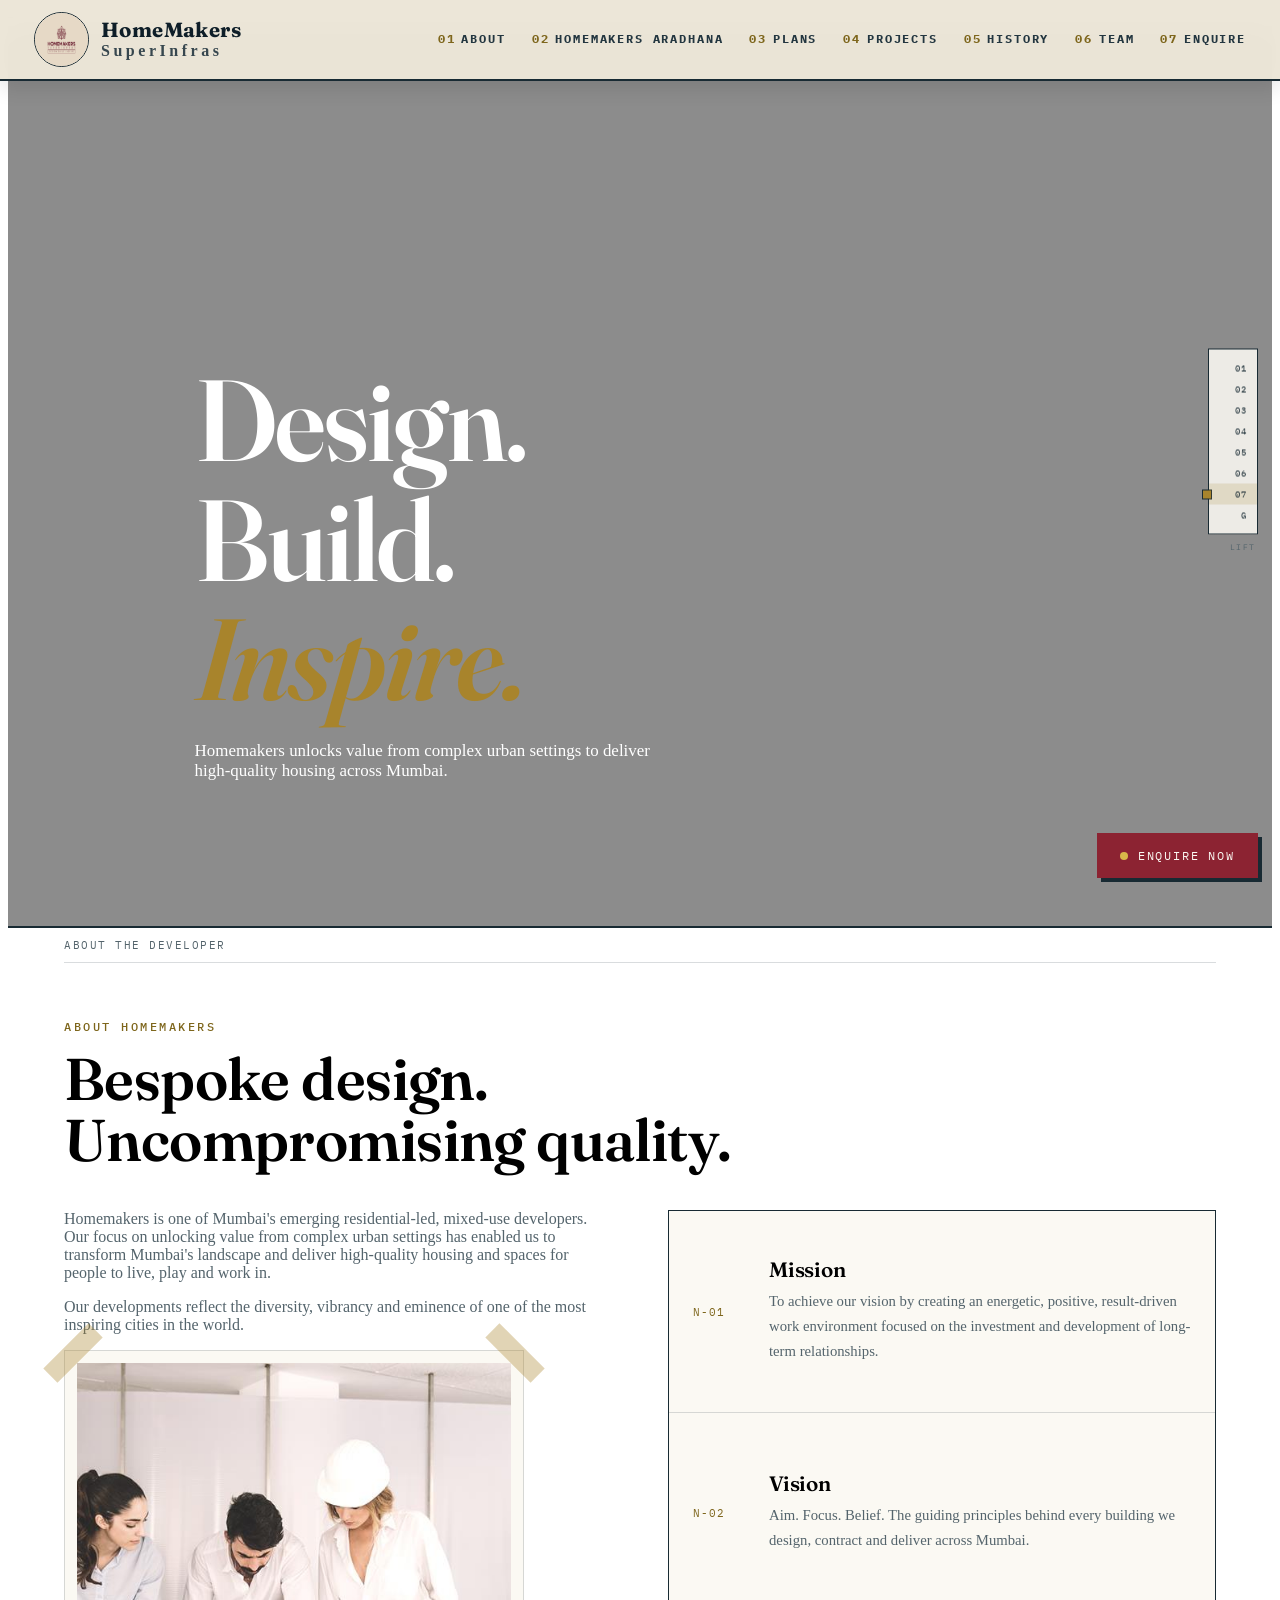
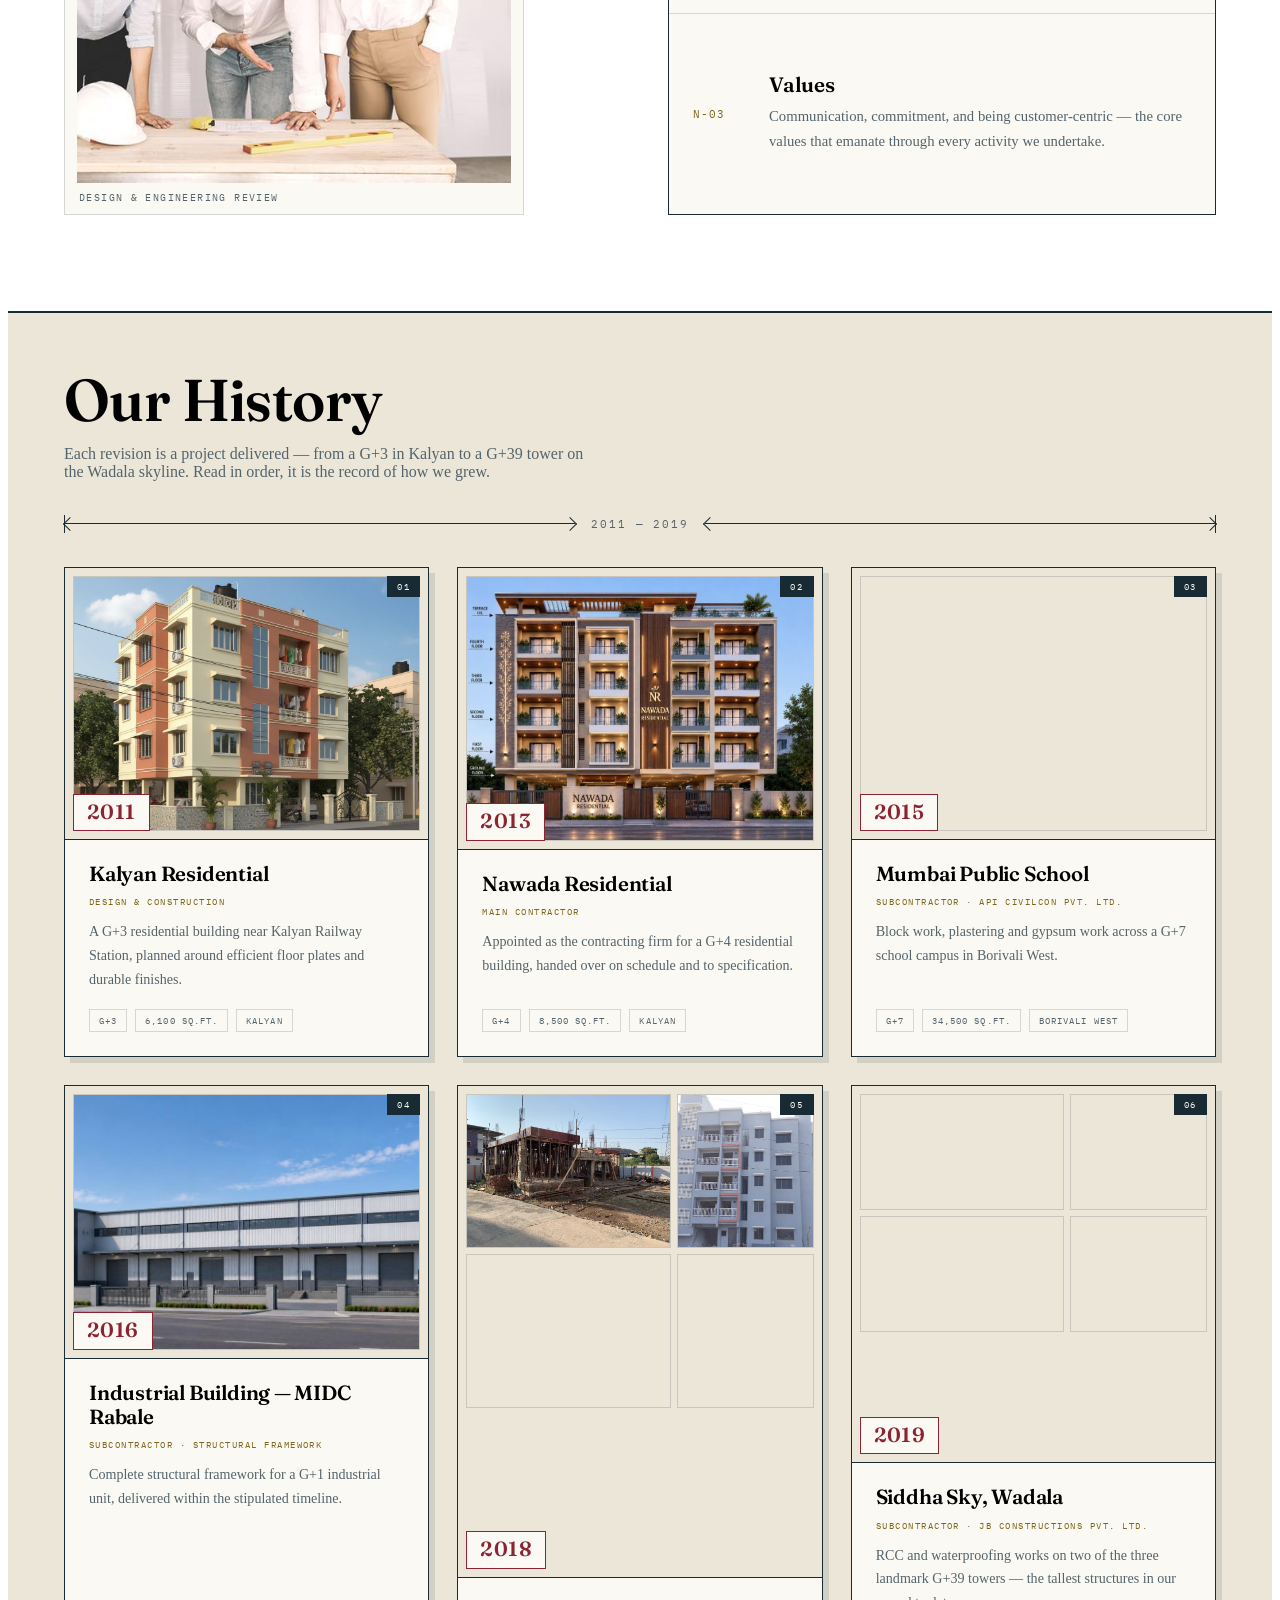
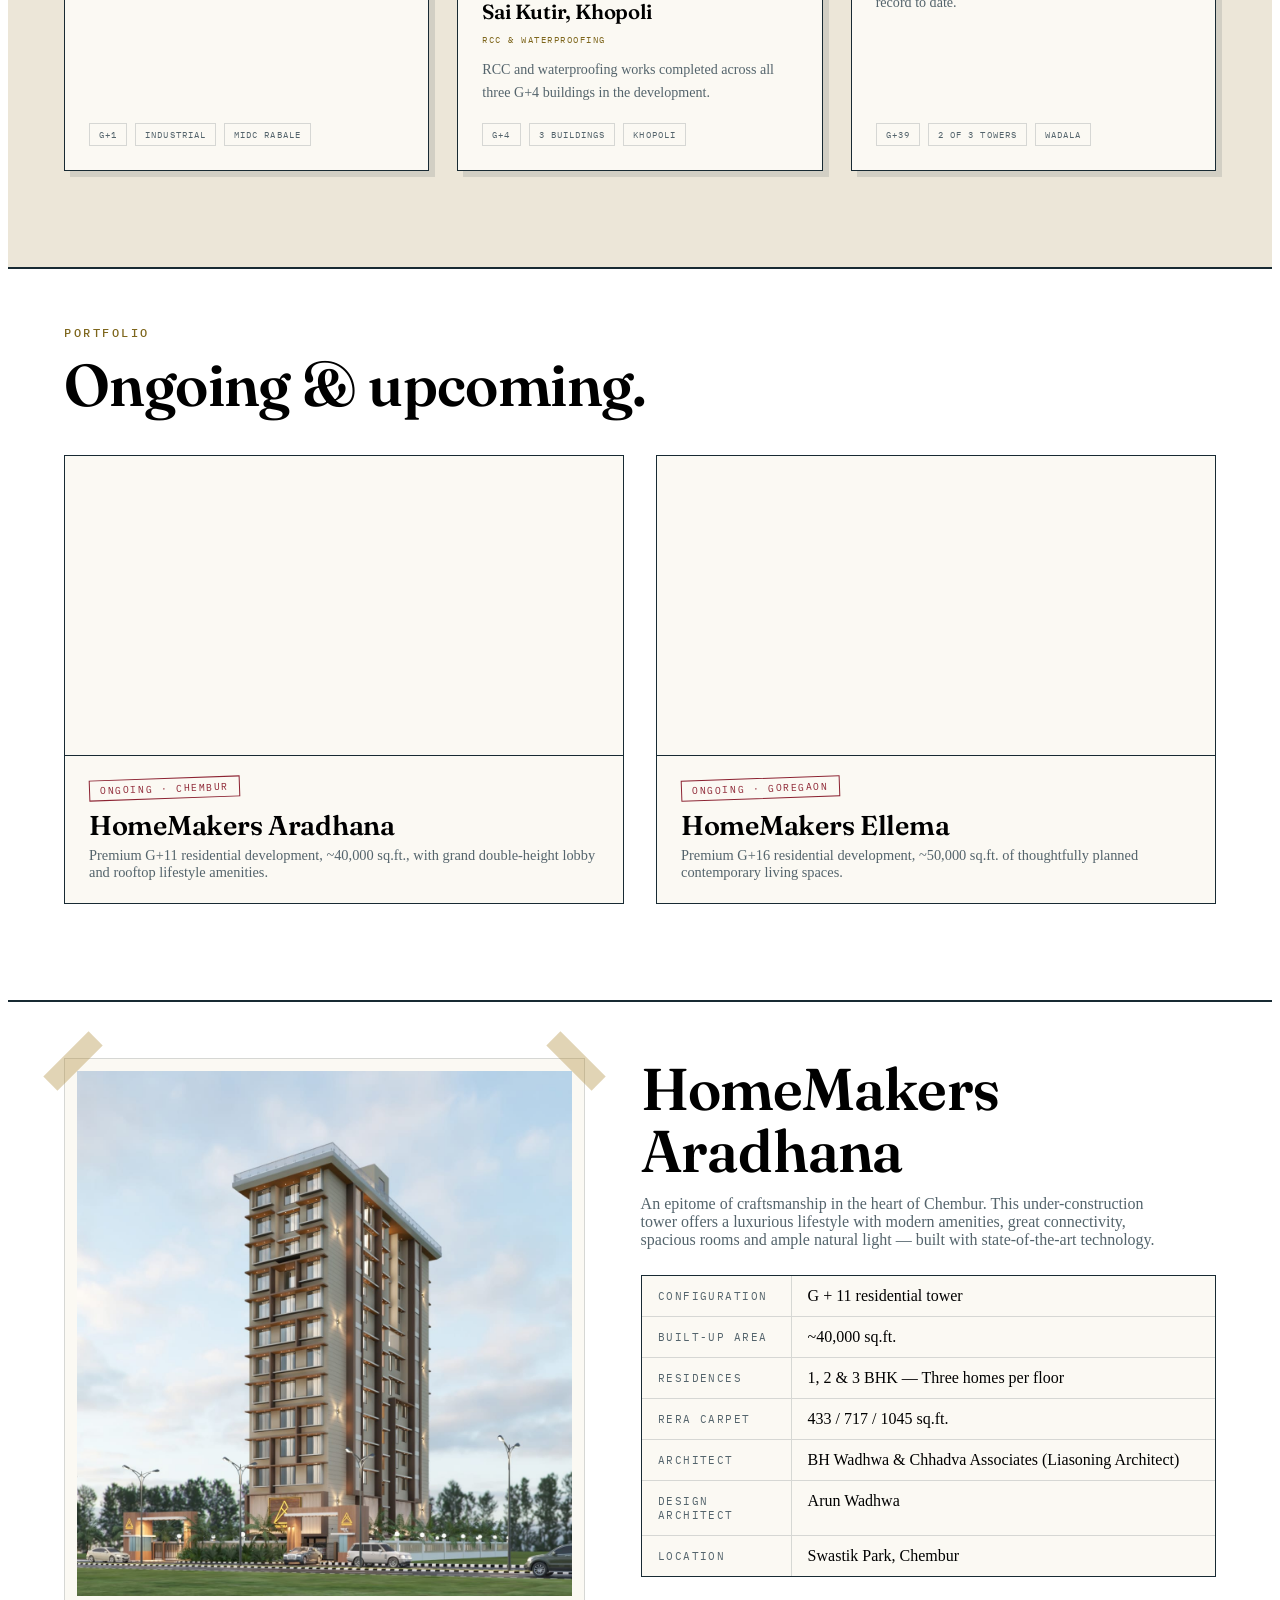
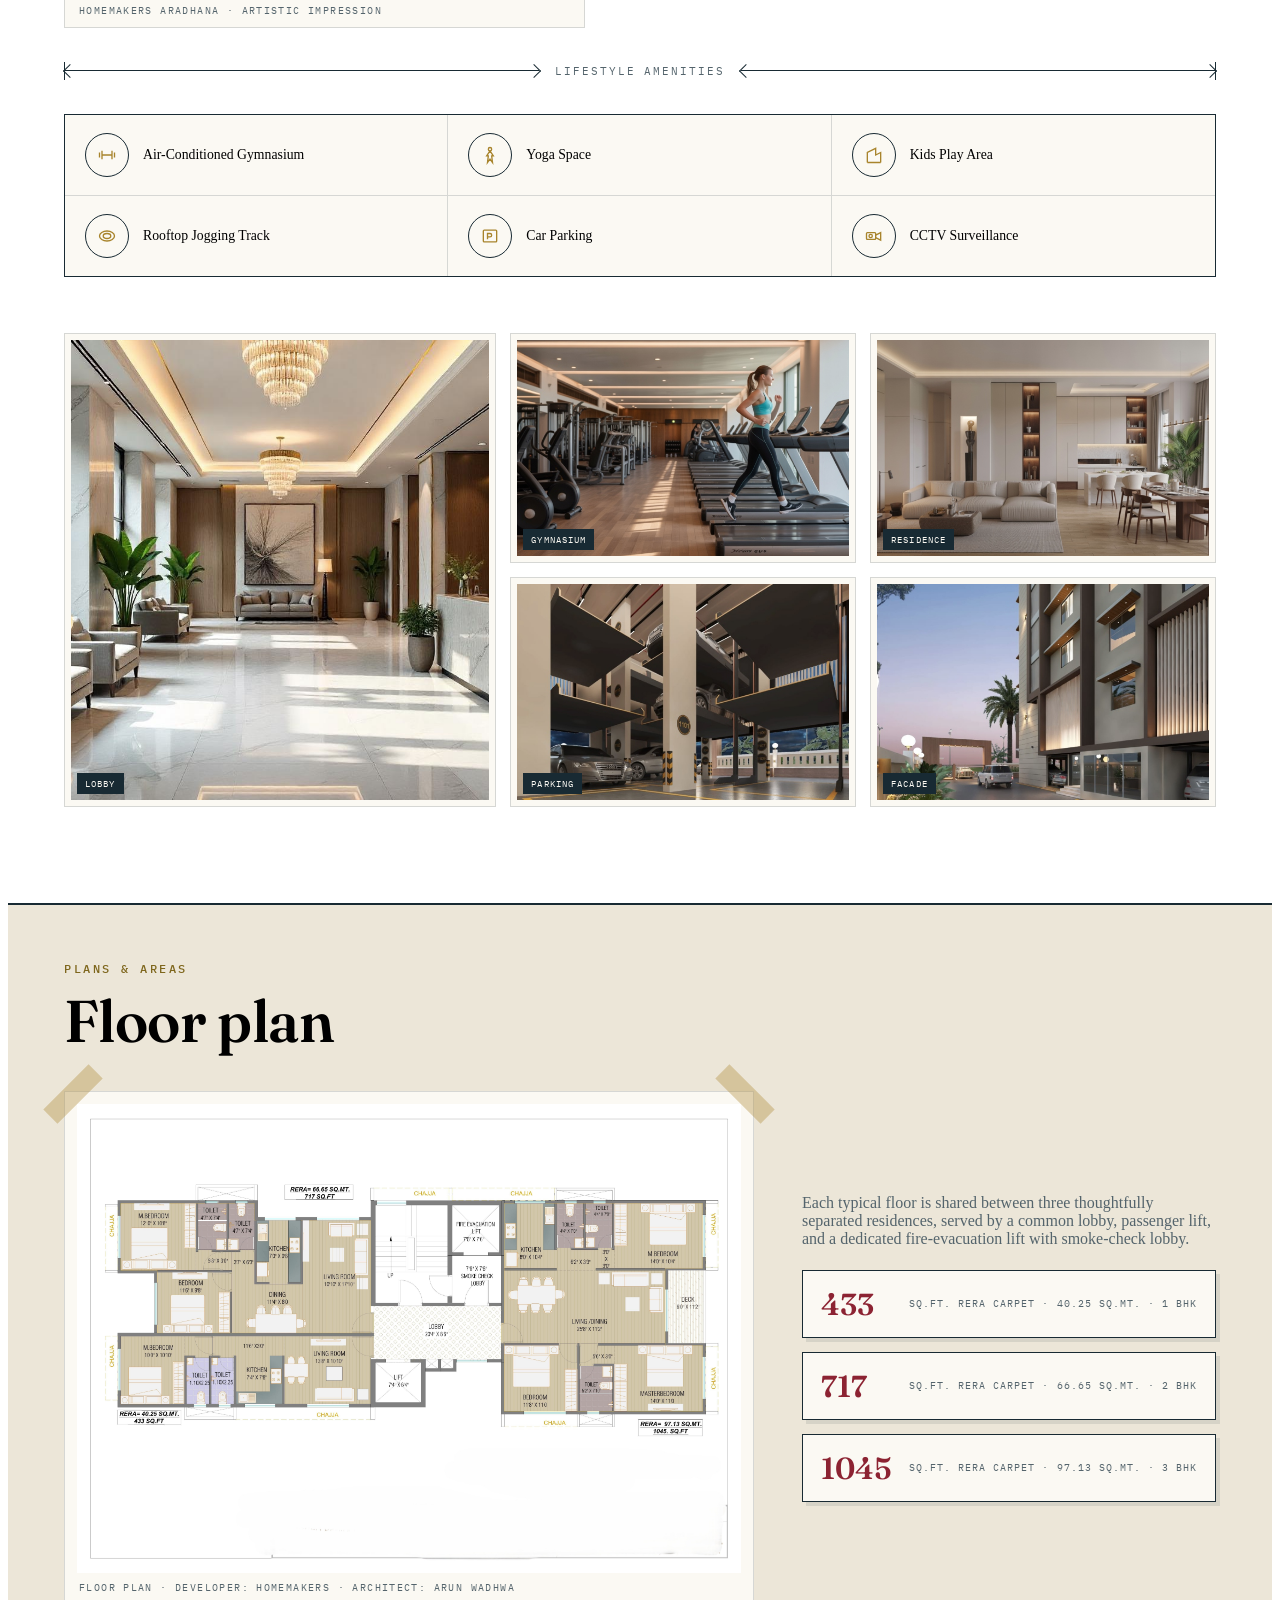
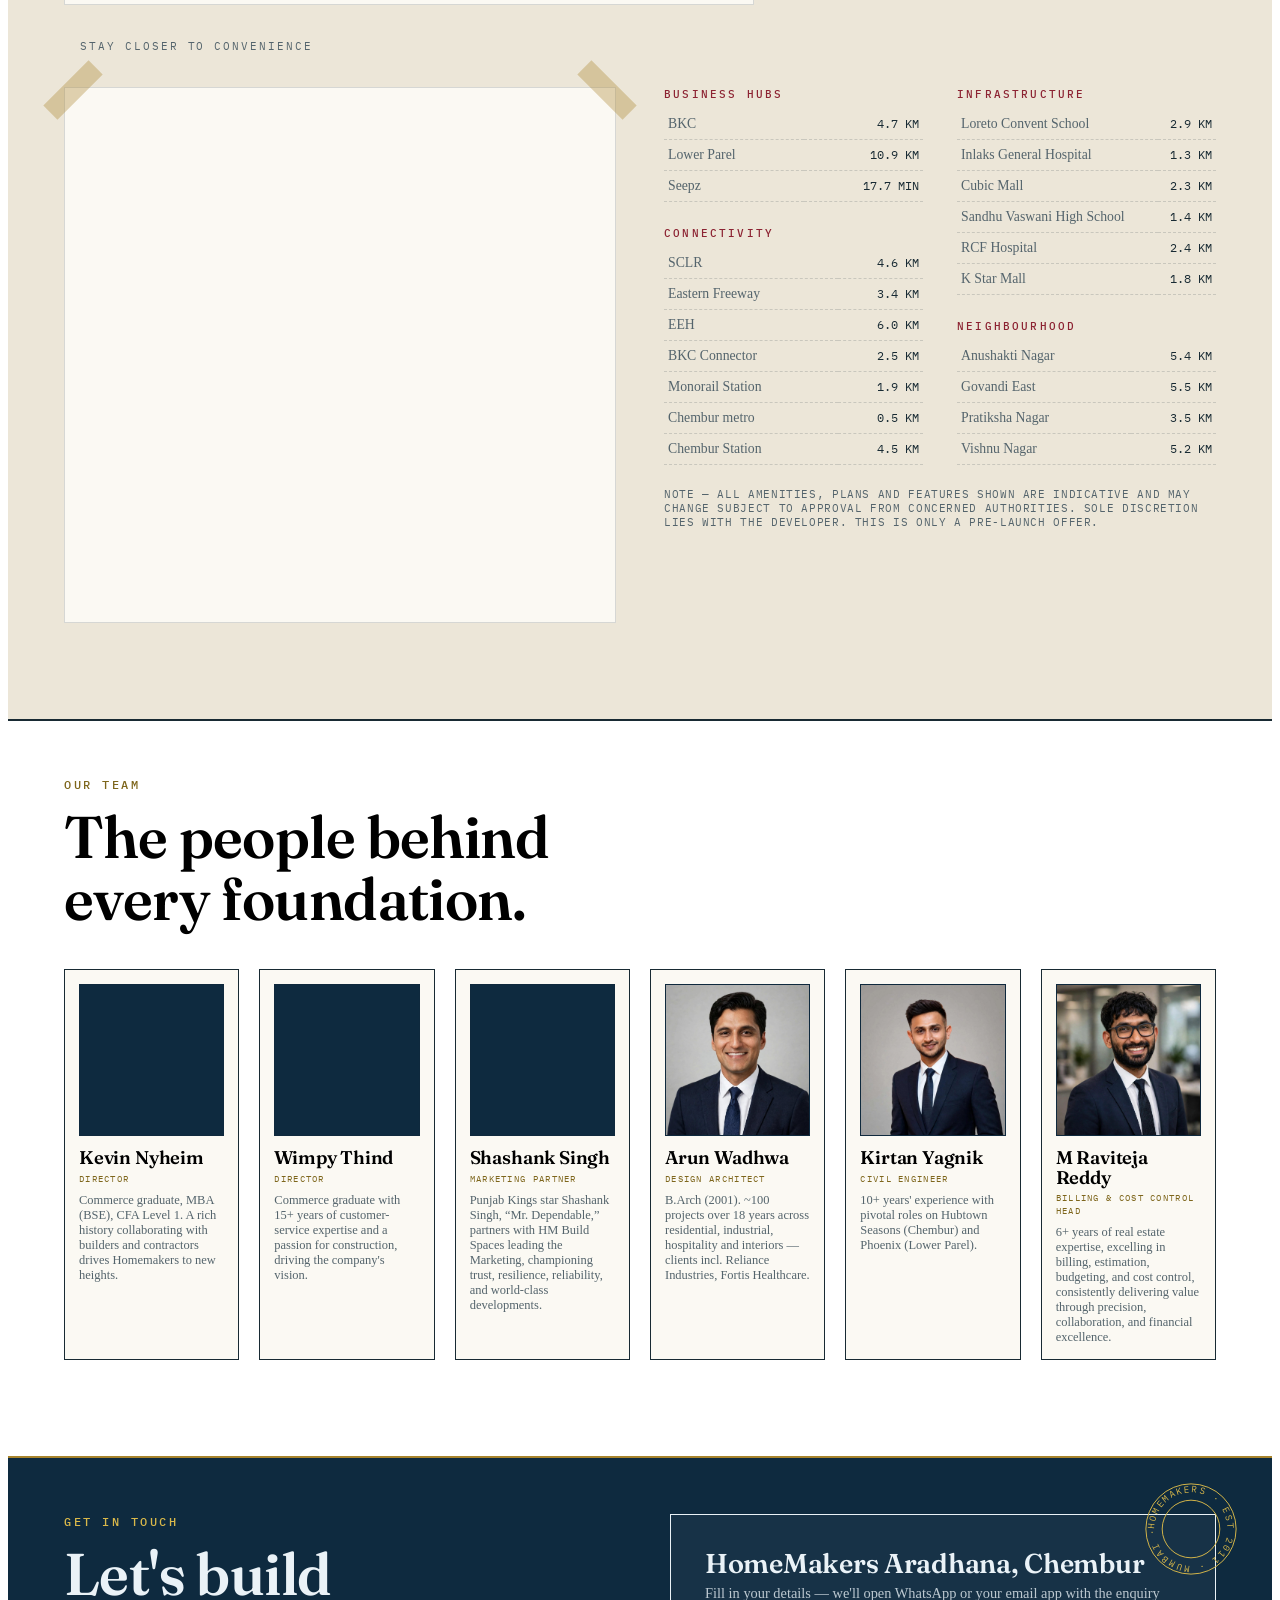
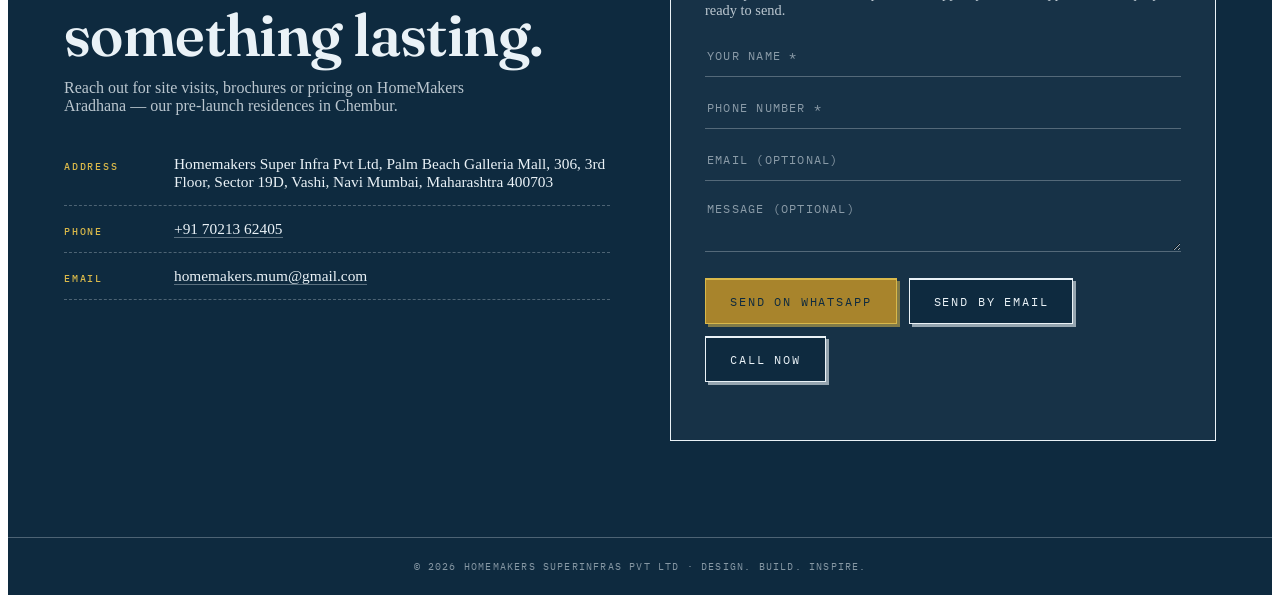
<file: index.html>
<!DOCTYPE html>
<html lang="en">
<head>
<meta charset="UTF-8">
<meta name="viewport" content="width=device-width, initial-scale=1.0">
<title>HomeMakers SuperInfras — Design. Build. Inspire.</title>
<meta name="description" content="Homemakers Super Infras Pvt Ltd — residential developers in Mumbai. HomeMakers Aradhana, Chembur: G+11 pre-launch residences. Design. Build. Inspire.">
<meta name="theme-color" content="#F5F1E8">
<link rel="icon" type="image/jpeg" href="images/logomark.jpg">

<link rel="preconnect" href="https://fonts.googleapis.com">
<link rel="preconnect" href="https://fonts.gstatic.com" crossorigin>
<link href="https://fonts.googleapis.com/css2?family=Fraunces:opsz,wght@9..144,500;9..144,600&family=Spline+Sans:wght@400;500;600&family=IBM+Plex+Mono:wght@400;500&display=swap" rel="stylesheet">

<link rel="stylesheet" href="css/styles.css">
</head>
<body>

<a class="skip-link" href="#main">Skip to main content</a>

<!-- ============ HEADER ============ -->
<header class="site-header">
  <div class="hd">
    <a class="brand" href="#top">
      <img src="images/logo2.jpeg" alt="HomeMakers SuperInfras logo" width="50" height="50">
      <span class="t"><b>HomeMakers</b><span>SuperInfras</span></span>
    </a>
    <nav class="top" id="topNav" aria-label="Primary">
      <a href="#about"><i>01</i>About</a>
      <a href="#mangala"><i>02</i>HomeMakers Aradhana</a>
      <a href="#plans"><i>03</i>Plans</a>
      <a href="#projects"><i>04</i>Projects</a>
      <a href="#history"><i>05</i>History</a>
      <a href="#team"><i>06</i>Team</a>
      <a href="#contact"><i>07</i>Enquire</a>
    </nav>
    <button class="nav-toggle" id="navToggle" aria-expanded="false" aria-controls="topNav">Index</button>
  </div>
</header>
<div id="top"></div>

<main id="main">

<!-- ============ add crane in the background and it should play ============ --> - 
<section class="hero">

    <!-- Background Video -->
    <video class="hero-video"
           autoplay
           muted
           loop
           playsinline
           preload="auto">
        <source src="videos/crane_video.mp4" type="video/mp4">
        Your browser does not support HTML5 video.
    </video>

    <!-- Dark Overlay -->
    <div class="hero-overlay"></div>

    <div class="wrap">
        <div class="hero-grid">
            <div>
                <h1>
                    <span class="ln">Design.</span>
                    <span class="ln">Build.</span>
                    <span class="ln gold">Inspire.</span>
                </h1>

                <p class="lead">
                    Homemakers unlocks value from complex urban settings to deliver
                    high-quality housing across Mumbai.
                </p>

            </div>
        </div>
    </div>

</section>

<!-- ============ ABOUT ============ -->
<section class="sheet" id="about">
  <div class="wrap">
    <div class="sheet-head"><span>ABOUT THE DEVELOPER</span></div>
    <div class="sheet-body">
      <span class="sec-kicker">About Homemakers</span>
      <h2 class="sec-title">Bespoke design.<br>Uncompromising quality.</h2>
      <div class="about-grid mt-40">
        <div class="reveal">
          <p class="sec-intro">Homemakers is one of Mumbai's emerging residential-led, mixed-use developers. Our focus on unlocking value from complex urban settings has enabled us to transform Mumbai's landscape and deliver high-quality housing and spaces for people to live, play and work in.</p>
          <p class="sec-intro">Our developments reflect the diversity, vibrancy and eminence of one of the most inspiring cities in the world.</p>
          <figure class="fig about-fig">
            <img src="images/about-team-working.jpg" alt="Homemakers design and engineering team reviewing drawings" loading="lazy" decoding="async">
            <figcaption>DESIGN &amp; ENGINEERING REVIEW</figcaption>
          </figure>
        </div>
        <div class="notes reveal">
          <div class="note"><div><h3>Mission</h3><p>To achieve our vision by creating an energetic, positive, result-driven work environment focused on the investment and development of long-term relationships.</p></div></div>
          <div class="note"><div><h3>Vision</h3><p>Aim. Focus. Belief. The guiding principles behind every building we design, contract and deliver across Mumbai.</p></div></div>
          <div class="note"><div><h3>Values</h3><p>Communication, commitment, and being customer-centric — the core values that emanate through every activity we undertake.</p></div></div>
        </div>
		
      </div>
    </div>
  </div>
</section>

<!-- ============ HISTORY / SHEET A-06 ============ -->
<section class="sheet paper-deep" id="history">
  <div class="wrap">

    <div class="sheet-body">
      <h2 class="sec-title">Our History</h2>
      <p class="sec-intro">Each revision is a project delivered &mdash; from a G+3 in Kalyan to a G+39
        tower on the Wadala skyline. Read in order, it is the record of how we grew.</p>

      <div class="dim" aria-hidden="true">
        <span class="tick"></span>
        <span class="rail"></span>
        <span class="lbl">2011 &mdash; 2019</span>
        <span class="rail"></span>
        <span class="tick"></span>
      </div>

      <div class="hist-grid">

        <!-- REV 01 -->
        <article class="hcard reveal">
          <div class="ph single">
            <span class="rv">01</span>
            <div class="shot">
              <img src="images/history-kalyan-2011.jpg" alt="Kalyan Residential, a G+3 building completed in 2011" loading="lazy" decoding="async">
            </div>
            <span class="yr">2011</span>
          </div>
          <div class="tx">
            <h3>Kalyan Residential</h3>
            <span class="role">Design &amp; Construction</span>
            <p>A G+3 residential building near Kalyan Railway Station, planned around efficient floor
              plates and durable finishes.</p>
            <div class="meta">
              <span>G+3</span>
              <span>6,100 sq.ft.</span>
              <span>Kalyan</span>
            </div>
          </div>
        </article>

        <!-- REV 02 -->
        <article class="hcard reveal">
          <div class="ph single">
            <span class="rv">02</span>
            <div class="shot">
              <img src="images/history-nawada-2013.jpg" alt="Nawada Residential, a G+4 building completed in 2013" loading="lazy" decoding="async">
            </div>
            <span class="yr">2013</span>
          </div>
          <div class="tx">
            <h3>Nawada Residential</h3>
            <span class="role">Main Contractor</span>
            <p>Appointed as the contracting firm for a G+4 residential building, handed over on
              schedule and to specification.</p>
            <div class="meta">
              <span>G+4</span>
              <span>8,500 sq.ft.</span>
              <span>Kalyan</span>
            </div>
          </div>
        </article>

        <!-- REV 03 -->
        <article class="hcard reveal">
          <div class="ph single">
            <span class="rv">03</span>
            <div class="shot">
              <img src="images/history-mps-2015.jpg" alt="Mumbai Public School, a G+7 campus in Borivali West, 2015" loading="lazy" decoding="async">
            </div>
            <span class="yr">2015</span>
          </div>
          <div class="tx">
            <h3>Mumbai Public School</h3>
            <span class="role">Subcontractor &middot; API Civilcon Pvt. Ltd.</span>
            <p>Block work, plastering and gypsum work across a G+7 school campus in Borivali West.</p>
            <div class="meta">
              <span>G+7</span>
              <span>34,500 sq.ft.</span>
              <span>Borivali West</span>
            </div>
          </div>
        </article>

        <!-- REV 04 -->
        <article class="hcard reveal">
          <div class="ph single">
            <span class="rv">04</span>
            <div class="shot">
              <img src="images/history-industrial-2016.jpg" alt="Industrial building, G+1, MIDC Rabale, 2016" loading="lazy" decoding="async">
            </div>
            <span class="yr">2016</span>
          </div>
          <div class="tx">
            <h3>Industrial Building &mdash; MIDC Rabale</h3>
            <span class="role">Subcontractor &middot; Structural Framework</span>
            <p>Complete structural framework for a G+1 industrial unit, delivered within the
              stipulated timeline.</p>
            <div class="meta">
              <span>G+1</span>
              <span>Industrial</span>
              <span>MIDC Rabale</span>
            </div>
          </div>
        </article>

        <!-- REV 05 -->
        <article class="hcard reveal">
          <div class="ph quad">
            <span class="rv">05</span>
            <div class="shot">
              <img src="images/SaiKutir_1.jpeg" alt="Sai Kutir, Khopoli — RCC frame under construction" loading="lazy" decoding="async">
            </div>
            <div class="shot">
              <img src="images/SaiKutir_2.jpeg" alt="Sai Kutir, Khopoli — slab casting in progress" loading="lazy" decoding="async">
            </div>
            <div class="shot">
              <img src="images/SaiKutir_3.jpeg" alt="Sai Kutir, Khopoli — waterproofing works" loading="lazy" decoding="async">
            </div>
            <div class="shot">
              <img src="images/SaiKutir_4.jpeg" alt="Sai Kutir, Khopoli — completed building" loading="lazy" decoding="async">
            </div>
            <span class="yr">2018</span>
          </div>
          <div class="tx">
            <h3>Sai Kutir, Khopoli</h3>
            <span class="role">RCC &amp; Waterproofing</span>
            <p>RCC and waterproofing works completed across all three G+4 buildings in the
              development.</p>
            <div class="meta">
              <span>G+4</span>
              <span>3 buildings</span>
              <span>Khopoli</span>
            </div>
          </div>
        </article>

        <!-- REV 06 -->
        <article class="hcard reveal">
          <div class="ph quad">
            <span class="rv">06</span>
            <div class="shot">
              <img src="images/siddhasky_1.jpeg" alt="Siddha Sky, Wadala — tower under construction" loading="lazy" decoding="async">
            </div>
            <div class="shot">
              <img src="images/siddhasky_2.jpeg" alt="Siddha Sky, Wadala — RCC works at height" loading="lazy" decoding="async">
            </div>
            <div class="shot">
              <img src="images/siddhasky_3.jpeg" alt="Siddha Sky, Wadala — waterproofing works" loading="lazy" decoding="async">
            </div>
            <div class="shot">
              <img src="images/siddhasky_4.jpeg" alt="Siddha Sky, Wadala — completed towers" loading="lazy" decoding="async">
            </div>
            <span class="yr">2019</span>
          </div>
          <div class="tx">
            <h3>Siddha Sky, Wadala</h3>
            <span class="role">Subcontractor &middot; JB Constructions Pvt. Ltd.</span>
            <p>RCC and waterproofing works on two of the three landmark G+39 towers &mdash; the tallest
              structures in our record to date.</p>
            <div class="meta">
              <span>G+39</span>
              <span>2 of 3 towers</span>
              <span>Wadala</span>
            </div>
          </div>
        </article>

      </div>
    </div>
  </div>
</section>

<!-- ============ PROJECTS ============ -->
<section class="sheet" id="projects">
  <div class="wrap">
    <div class="sheet-body">
      <span class="sec-kicker">Portfolio</span>
      <h2 class="sec-title">Ongoing &amp; upcoming.</h2>
      <div class="proj-grid mt-40">
        <article class="proj reveal">
          <div class="im"><img src="images/project-mangala-day.jpg" alt="HomeMakers Aradhana, Chembur" loading="lazy" decoding="async"></div>
          <div class="bd">
            <span class="st">Ongoing · Chembur</span>
            <h3>HomeMakers Aradhana</h3>
            <p>Premium G+11 residential development, ~40,000 sq.ft., with grand double-height lobby and rooftop lifestyle amenities.</p>
          </div>
        </article>
        <article class="proj reveal">
          <div class="im"><img src="images/project-ellema.jpg" alt="HomeMakers Ellema, Goregaon" loading="lazy" decoding="async"></div>
          <div class="bd">
            <span class="st">Ongoing · Goregaon</span>
            <h3>HomeMakers Ellema</h3>
            <p>Premium G+16 residential development, ~50,000 sq.ft. of thoughtfully planned contemporary living spaces.</p>
          </div>
        </article>
      </div>
    </div>
  </div>
</section>





<!-- ============ FEATURED : ARADHANA ============ -->
<section class="sheet" id="mangala">
  <div class="wrap">
    <div class="sheet-body">
      <div class="feature">
        <figure class="fig reveal">
          <img src="images/mangala-tower-hero.jpg" alt="HomeMakers Aradhana G+11 tower render, Chembur" loading="lazy" decoding="async">
          <figcaption>HomeMakers Aradhana · ARTISTIC IMPRESSION</figcaption>
        </figure>
        <div class="reveal">
          <h2 class="sec-title">HomeMakers Aradhana</h2>
          <p class="sec-intro">An epitome of craftsmanship in the heart of Chembur. This under-construction tower offers a luxurious lifestyle with modern amenities, great connectivity, spacious rooms and ample natural light — built with state-of-the-art technology.</p>
          <div class="spec">
            <div class="row"><div class="k">Configuration</div><div class="v">G + 11 residential tower</div></div>
            <div class="row"><div class="k">Built-Up Area</div><div class="v">~40,000 sq.ft.</div></div>
            <div class="row"><div class="k">Residences</div><div class="v">1, 2 &amp; 3 BHK — Three homes per floor</div></div>
            <div class="row"><div class="k">RERA Carpet</div><div class="v">433 / 717 / 1045 sq.ft.</div></div>
            <div class="row"><div class="k">Architect</div><div class="v">BH Wadhwa &amp; Chhadva Associates (Liasoning Architect)</div></div>
            <div class="row"><div class="k">Design Architect</div><div class="v">Arun Wadhwa</div></div>
            <div class="row"><div class="k">Location</div><div class="v">Swastik Park, Chembur</div></div>
          </div>
        </div>
      </div>

      <div class="dim"><span class="tick"></span><span class="rail"></span><span class="lbl">Lifestyle Amenities</span><span class="rail"></span><span class="tick"></span></div>

      <ul class="legend reveal">
        <li class="li"><span class="sym"><svg viewBox="0 0 24 24" fill="none" stroke="currentColor" stroke-width="1.6" aria-hidden="true"><path d="M3 9v6M21 9v6M6 7v10M18 7v10M6 12h12"/></svg></span><span>Air-Conditioned Gymnasium</span></li>
        <li class="li"><span class="sym"><svg viewBox="0 0 24 24" fill="none" stroke="currentColor" stroke-width="1.6" aria-hidden="true"><circle cx="12" cy="5" r="2"/><path d="M12 7 8 13h2l-1 8 3-4 3 4-1-8h2z"/></svg></span><span>Yoga Space</span></li>
        <li class="li"><span class="sym"><svg viewBox="0 0 24 24" fill="none" stroke="currentColor" stroke-width="1.6" aria-hidden="true"><path d="M4 21V9l10-5v8l6-3v12M4 21h16"/></svg></span><span>Kids Play Area</span></li>
        <li class="li"><span class="sym"><svg viewBox="0 0 24 24" fill="none" stroke="currentColor" stroke-width="1.6" aria-hidden="true"><ellipse cx="12" cy="12" rx="9" ry="6"/><ellipse cx="12" cy="12" rx="4.5" ry="3"/></svg></span><span>Rooftop Jogging Track</span></li>
        <li class="li"><span class="sym"><svg viewBox="0 0 24 24" fill="none" stroke="currentColor" stroke-width="1.6" aria-hidden="true"><rect x="4" y="5" width="16" height="14" rx="1"/><path d="M9 9h3a2 2 0 0 1 0 4H9V9zM9 13v3"/></svg></span><span>Car Parking</span></li>
        <li class="li"><span class="sym"><svg viewBox="0 0 24 24" fill="none" stroke="currentColor" stroke-width="1.6" aria-hidden="true"><rect x="3" y="8" width="11" height="8" rx="1"/><path d="M14 11l6-3v9l-6-3"/><circle cx="8" cy="12" r="2"/></svg></span><span>CCTV Surveillance</span></li>
      </ul>

      <div class="gallery reveal">
        <a class="g1" href="images/mangala-lobby.jpg" target="_blank" rel="noopener"><img src="images/mangala-lobby.jpg" alt="Double-height lobby" loading="lazy" decoding="async"><span class="tag">Lobby</span></a>
        <a href="images/gym.jpg" target="_blank" rel="noopener"><img src="images/gym.jpg" alt="Gymnasium" loading="lazy" decoding="async"><span class="tag">Gymnasium</span></a>
        <a href="images/living.jpg" target="_blank" rel="noopener"><img src="images/living.jpg" alt="Living and dining interior" loading="lazy" decoding="async"><span class="tag">Residence</span></a>
        <a href="images/parking.jpg" target="_blank" rel="noopener"><img src="images/parking.jpg" alt="Automated parking" loading="lazy" decoding="async"><span class="tag">Parking</span></a>
        <a href="images/mangala-facade-dusk.jpg" target="_blank" rel="noopener"><img src="images/mangala-facade-dusk.jpg" alt="Facade at dusk" loading="lazy" decoding="async"><span class="tag">Facade</span></a>
      </div>
    </div>
  </div>
</section>

<!-- ============ PLANS & SITE CONTEXT ============ -->
<section class="sheet paper-deep" id="plans">
  <div class="wrap">
    <div class="sheet-body">
      <span class="sec-kicker">Plans &amp; Areas</span>
      <h2 class="sec-title">Floor plan</h2>
      <div class="plan-grid mt-40">
        <figure class="fig reveal">
          <img src="images/floorplan-typical.jpg" alt="Typical 10th to 11th floor plan, HomeMakers Aradhana" loading="lazy" decoding="async">
          <figcaption>FLOOR PLAN · DEVELOPER: HOMEMAKERS · ARCHITECT: ARUN WADHWA</figcaption>
        </figure>
        <div class="reveal">
          <p>Each typical floor is shared between three thoughtfully separated residences, served by a common lobby, passenger lift, and a dedicated fire-evacuation lift with smoke-check lobby.</p>
          <div class="callouts">
            <div class="callout"><div class="a">433</div><div class="b">SQ.FT. RERA CARPET · 40.25 SQ.MT. · 1 BHK</div></div>
            <div class="callout"><div class="a">717</div><div class="b">SQ.FT. RERA CARPET · 66.65 SQ.MT. · 2 BHK</div></div>
            <div class="callout"><div class="a">1045</div><div class="b">SQ.FT. RERA CARPET · 97.13 SQ.MT. · 3 BHK</div></div>
          </div>
        </div>
      </div>

      <div class="dim"><span class="lbl">Stay Closer To Convenience</span></div>

      <div class="schedules">
        <figure class="fig reveal">
          <img src="images/location-map.png" alt="Location map of HomeMakers Aradhana, Chembur" loading="lazy" decoding="async">
          
        </figure>
        <div class="reveal">
          <div class="sched-cols">
            <div class="sched">
              <h4>Business Hubs</h4>
              <table><tr><td>BKC</td><td>4.7 KM</td></tr><tr><td>Lower Parel</td><td>10.9 KM</td></tr><tr><td>Seepz</td><td>17.7 MIN</td></tr></table>
              <h4>Connectivity</h4>
              <table>
                <tr><td>SCLR</td><td>4.6 KM</td></tr><tr><td>Eastern Freeway</td><td>3.4 KM</td></tr>
                <tr><td>EEH</td><td>6.0 KM</td></tr><tr><td>BKC Connector</td><td>2.5 KM</td></tr>
                <tr><td>Monorail Station</td><td>1.9 KM</td></tr><tr><td>Chembur metro</td><td>0.5 KM</td></tr>
                <tr><td>Chembur Station</td><td>4.5 KM</td></tr>
              </table>
            </div>
            <div class="sched">
              <h4>Infrastructure</h4>
              <table>
                <tr><td>Loreto Convent School</td><td>2.9 KM</td></tr><tr><td>Inlaks General Hospital</td><td>1.3 KM</td></tr>
                <tr><td>Cubic Mall</td><td>2.3 KM</td></tr><tr><td>Sandhu Vaswani High School</td><td>1.4 KM</td></tr>
                <tr><td>RCF Hospital</td><td>2.4 KM</td></tr><tr><td>K Star Mall</td><td>1.8 KM</td></tr>
              </table>
              <h4>Neighbourhood</h4>
              <table>
                <tr><td>Anushakti Nagar</td><td>5.4 KM</td></tr><tr><td>Govandi East</td><td>5.5 KM</td></tr>
                <tr><td>Pratiksha Nagar</td><td>3.5 KM</td></tr><tr><td>Vishnu Nagar</td><td>5.2 KM</td></tr>
              </table>
            </div>
          </div>
          <p class="mono disclaimer">NOTE — ALL AMENITIES, PLANS AND FEATURES SHOWN ARE INDICATIVE AND MAY CHANGE SUBJECT TO APPROVAL FROM CONCERNED AUTHORITIES. SOLE DISCRETION LIES WITH THE DEVELOPER. THIS IS ONLY A PRE-LAUNCH OFFER.</p>
        </div>
      </div>
    </div>
  </div>
</section>





<!-- ============ TEAM ============ -->
<section class="sheet" id="team">
  <div class="wrap">
    <div class="sheet-body">
      <span class="sec-kicker">Our Team</span>
      <h2 class="sec-title">The people behind<br>every foundation.</h2>
      <div class="team-grid mt-40">
        <article class="tc reveal">
          <div class="ph"><img src="images/kevin.jpeg" alt="Kevin Nyheim, Director" loading="lazy" decoding="async"></div>
          <h3>Kevin Nyheim</h3><span class="rl">Director</span>
          <p>Commerce graduate, MBA (BSE), CFA Level 1. A rich history collaborating with builders and contractors drives Homemakers to new heights.</p>
        </article>
        <article class="tc reveal">
          <div class="ph"><img src="images/Wimpy_Thind.jpeg" alt="Wimpy Thind, Director" loading="lazy" decoding="async"></div>
          <h3>Wimpy Thind</h3><span class="rl">Director</span>
          <p>Commerce graduate with 15+ years of customer-service expertise and a passion for construction, driving the company's vision.</p>
        </article>
        <article class="tc reveal">
          <div class="ph"><img src="images/Shashank_Singh.jpeg" alt="Shashank Singh, Marketing Partner" loading="lazy" decoding="async"></div>
          <h3>Shashank Singh</h3><span class="rl">Marketing Partner</span>
          <p>Punjab Kings star Shashank Singh, “Mr. Dependable,” partners with HM Build Spaces leading the Marketing, championing trust, resilience, reliability, and world-class developments.</p>
        </article>
        <article class="tc reveal">
          <div class="ph"><img src="images/Arun_Wadhwa.jpeg" alt="Arun Wadhwa, Design Architect" loading="lazy" decoding="async"></div>
          <h3>Arun Wadhwa</h3><span class="rl">Design Architect</span>
          <p>B.Arch (2001). ~100 projects over 18 years across residential, industrial, hospitality and interiors — clients incl. Reliance Industries, Fortis Healthcare.</p>
        </article>
        <article class="tc reveal">
          <div class="ph"><img src="images/Kirtan.jpeg" alt="Arun Wadhwa, Design Architect" loading="lazy" decoding="async"></div>
          <h3>Kirtan Yagnik</h3><span class="rl">Civil Engineer</span>
          <p>10+ years' experience with pivotal roles on Hubtown Seasons (Chembur) and Phoenix (Lower Parel).</p>
        </article>
		  <article class="tc reveal">
          <div class="ph"><img src="images/raviteja.jpeg" alt="Arun Wadhwa, Design Architect" loading="lazy" decoding="async"></div>
          <h3>M Raviteja Reddy</h3><span class="rl">Billing & Cost Control Head</span>
          <p>6+ years of real estate expertise, excelling in billing, estimation, budgeting, and cost control, consistently delivering value through precision, collaboration, and financial excellence.</p>
        </article>
      </div>
    </div>
  </div>
</section>

<!-- ============ CONTACT ============ -->
<section class="sheet bp" id="contact">
  <div class="wrap">
    <div class="sheet-body pb-56">
      <div class="contact-grid">
        <div class="reveal">
          <span class="sec-kicker">Get In Touch</span>
          <h2 class="sec-title">Let's build<br>something lasting.</h2>
          <p class="contact-lead">Reach out for site visits, brochures or pricing on HomeMakers Aradhana — our pre-launch residences in Chembur.</p>
          <div class="ci-list">
            <div class="ci"><b>Address</b><span>Homemakers Super Infra Pvt Ltd, Palm Beach Galleria Mall, 306, 3rd Floor, Sector 19D, Vashi, Navi Mumbai, Maharashtra 400703</span></div>
            <div class="ci"><b>Phone</b><span><a href="tel:+917021362405">+91 70213 62405</a></span></div>
            <div class="ci"><b>Email</b><span><a href="mailto:homemakers.mum@gmail.com">homemakers.mum@gmail.com</a></span></div>
          </div>
        </div>
        <div class="form reveal">
          <svg class="seal" viewBox="0 0 100 100" fill="none" aria-hidden="true">
            <circle cx="50" cy="50" r="47" stroke="#D9B84A" stroke-width="1"/>
            <circle cx="50" cy="50" r="30" stroke="#D9B84A" stroke-width="1"/>
            <defs><path id="c" d="M50,50 m-38,0 a38,38 0 1,1 76,0 a38,38 0 1,1 -76,0"/></defs>
            <text><textPath href="#c">HOMEMAKERS · EST 2011 · MUMBAI · DESIGN BUILD INSPIRE ·</textPath></text>
          </svg>
          <h3>HomeMakers Aradhana, Chembur</h3>
          <p class="form-note">Fill in your details — we'll open WhatsApp or your email app with the enquiry ready to send.</p>

          <label class="sr-only" for="eqName">Your name (required)</label>
          <input type="text" id="eqName" placeholder="Your name *" maxlength="80" autocomplete="name" required>
          <label class="sr-only" for="eqPhone">Phone number (required)</label>
          <input type="tel" id="eqPhone" placeholder="Phone number *" maxlength="17" autocomplete="tel" required>
          <label class="sr-only" for="eqEmail">Email (optional)</label>
          <input type="email" id="eqEmail" placeholder="Email (optional)" maxlength="120" autocomplete="email">
          <label class="sr-only" for="eqMsg">Message (optional)</label>
          <textarea id="eqMsg" rows="2" placeholder="Message (optional)" maxlength="600"></textarea>

          <div class="btn-row">
            <button type="button" id="eqWhatsApp" class="btn bp gold">Send on WhatsApp</button>
            <button type="button" id="eqEmailBtn" class="btn bp">Send by email</button>
            <a href="tel:+917021362405" class="btn bp">Call now</a>
          </div>
          <p id="eqStatus" class="eq-status" role="status" aria-live="polite"></p>
        </div>
      </div>

      <div id="visitCounter" aria-label="Site visit counter"><span>Site Visits</span><b id="visitCount">—</b></div>
    </div>
  </div>
</section>

</main>

<footer class="site-footer">
  <p class="copyright">© 2026 HomeMakers SuperInfras Pvt Ltd · Design. Build. Inspire.</p>
</footer>

<!-- ============ LIFT INDICATOR (signature nav) ============ -->
<aside id="lift" aria-label="Section navigation styled as a lift indicator">
  <div class="shaft" id="shaft">
    <span class="cab" id="cab"></span>
	<a href="#about" data-sec="about"><span class="fl">01</span><span class="nm">About</span></a>
	<a href="#mangala" data-sec="mangala"><span class="fl">02</span><span class="nm">HomeMakers Aradhana</span></a>
	<a href="#plans" data-sec="plans"><span class="fl">03</span><span class="nm">Plans</span></a>
	<a href="#projects" data-sec="projects"><span class="fl">04</span><span class="nm">Projects</span></a>
	<a href="#history" data-sec="history"><span class="fl">05</span><span class="nm">History</span></a>
	<a href="#team" data-sec="team"><span class="fl">06</span><span class="nm">Team</span></a>
    <a href="#contact" data-sec="contact"><span class="fl">07</span><span class="nm">Enquire</span></a>
	<a href="#top" data-sec="top"><span class="fl">G</span><span class="nm">Cover</span></a>
  </div>
  <div class="cap">Lift</div>
</aside>

<!-- ============ FLOATING ENQUIRE BUTTON ============ -->
<button id="enquireFab" type="button" aria-haspopup="dialog" aria-controls="eqModal">
  <span class="dot" aria-hidden="true"></span>Enquire Now
</button>

<!-- ============ ENQUIRY MODAL ============ -->
<div id="eqModal" role="dialog" aria-modal="true" aria-labelledby="eqModalTitle">
  <div class="modal-card">
    <button type="button" class="modal-close" id="eqModalClose" aria-label="Close enquiry form">✕</button>
    <div id="eqModalForm">
      <div class="fh">Form SI-02 · Pre-Launch Lead</div>
      <h3 id="eqModalTitle">Enquire — HomeMakers Aradhana</h3>
      <p>Share your details and our team will reach out the same day with pricing, brochures &amp; site-visit slots.</p>

      <label class="sr-only" for="mName">Your name (required)</label>
      <input type="text" id="mName" placeholder="Your name *" maxlength="80" autocomplete="name" required>
      <label class="sr-only" for="mPhone">Phone number (required)</label>
      <input type="tel" id="mPhone" placeholder="Phone number *" maxlength="17" autocomplete="tel" required>
      <label class="sr-only" for="mEmail">Email (optional)</label>
      <input type="email" id="mEmail" placeholder="Email (optional)" maxlength="120" autocomplete="email">
      <label class="sr-only" for="mMsg">Message (optional)</label>
      <textarea id="mMsg" rows="2" placeholder="Message — e.g. 2 BHK, site visit this weekend (optional)" maxlength="600"></textarea>

      <!-- honeypot: invisible to humans, bots auto-fill it and get silently rejected -->
      <input type="text" id="mCompany" name="company" tabindex="-1" autocomplete="off" class="hp" aria-hidden="true">

      <div class="btn-row">
        <button type="button" id="mSubmit" class="btn bp gold">Submit enquiry</button>
        <button type="button" id="mWhatsApp" class="btn bp">WhatsApp instead</button>
      </div>
      <p id="mStatus" class="eq-status" role="status" aria-live="polite"></p>
    </div>
    <div class="modal-done" id="eqModalDone">
      <span class="stamp">Received · Lead Logged</span>
      <h3>Thank you!</h3>
      <p>Your enquiry has been sent to our sales team.<br>We'll contact you the same day.</p>
      <button type="button" class="btn bp" id="eqModalDoneClose">Close</button>
    </div>
  </div>
</div>

<script src="js/main.js" defer></script>
</body>
</html>
</file>
<file: css/styles.css>
/* ============================================================
   HOMEMAKERS SUPER INFRA — "THE DRAWING SET", REFINED
   The site is composed as an architect's drawing package:
   drafting-paper grid, sheet headers, dimension lines,
   a revision table for history, a lift-indicator nav.
   v2 — premium pass: Fraunces display serif, calmer palette,
   consistent spacing scale, WCAG AA contrast, focus states.
   ============================================================ */

/* ---------- 1. Design tokens ---------- */
:root{
  /* colour */
  --paper:#F5F1E8;            /* warm drafting ivory */
  --paper-deep:#ECE6D8;
  --ink:#182A33;              /* drafting ink */
  --ink-soft:#54646C;         /* AA on paper for body text */
  --blue:#0E2A3F;             /* blueprint sheets */
  --line:rgba(24,42,51,.16);
  --grid:rgba(24,42,51,.045);
  --bp-line:rgba(240,246,250,.28);
  --bp-text:#EAF2F7;
  --bp-soft:rgba(234,242,247,.78);
  --gold:#A8842C;             /* brand gold — decorative */
  --gold-text:#7E661C;        /* darker gold for small text on paper (AA) */
  --gold-bright:#D9B84A;      /* gold on blueprint navy */
  --stamp:#8C2332;            /* approval-stamp red */
  --white:#FBF9F3;

  /* type */
  --f-display:'Fraunces', Georgia, serif;
  --f-body:'Spline Sans', system-ui, sans-serif;
  --f-mono:'IBM Plex Mono', ui-monospace, monospace;

  /* spacing scale */
  --s-1:8px; --s-2:14px; --s-3:22px; --s-4:34px; --s-5:56px; --s-6:96px;

  /* misc */
  --shadow-stamp:3px 3px 0;
  --header-h:68px;
}

/* ---------- 2. Base & reset ---------- */
*{box-sizing:border-box;}
html{scroll-behavior:smooth; scroll-padding-top:calc(var(--header-h) + 16px);}
body{
    background:
        linear-gradient(
            to bottom,
            #FCFBF8,
            #F4F1EA);

    background-image:none;

    background-size:40px 40px;
}
img{max-width:100%; display:block;}
a{color:inherit; text-decoration:none;}
ul{margin:0; padding:0; list-style:none;}
h1,h2,h3{font-family:var(--f-display); font-weight:600; margin:0; line-height:1.04; letter-spacing:-.01em;}
p{color:var(--ink-soft); margin:0 0 1em;}
.mono{font-family:var(--f-mono);}
.wrap{max-width:1220px; margin:0 auto; padding:0 34px;}

/* spacing utilities (replace old inline styles) */
.mt-40{margin-top:40px;}
.pb-70{padding-bottom:70px;}
.pb-56{padding-bottom:56px;}

.hero{
    position:relative;
    min-height:100vh;
    overflow:hidden;
    display:flex;
    align-items:center;
}

.hero-video{
    position:absolute;
    top:0;
    left:0;
    width:100%;
    height:100%;
    object-fit:cover;
    z-index:-3;
}

.hero-overlay{
    position:absolute;
    inset:0;
    background:rgba(0,0,0,.45);
    z-index:-2;
}

.hero .wrap{
    position:relative;
    z-index:2;
}

.hero h1,
.hero p,
.hero .dim,
.hero .lead{
    color:#fff;
}

.hero .gold{
    color:#D9B84A;
}

/* accessibility helpers */
.sr-only{position:absolute; width:1px; height:1px; padding:0; margin:-1px; overflow:hidden; clip:rect(0 0 0 0); white-space:nowrap; border:0;}
.skip-link{
  position:fixed; top:-60px; left:16px; z-index:200;
  background:var(--ink); color:var(--white);
  font-family:var(--f-mono); font-size:.72rem; letter-spacing:.14em; text-transform:uppercase;
  padding:12px 18px; transition:top .2s ease;
}
.skip-link:focus{top:12px;}
:focus-visible{outline:2.5px solid var(--stamp); outline-offset:3px;}
.bp :focus-visible, .modal-card :focus-visible{outline-color:var(--gold-bright);}

@media (prefers-reduced-motion:reduce){
  html{scroll-behavior:auto;}
  *,*::before,*::after{animation:none!important; transition:none!important;}
}

/* ---------- 3. Drawing-sheet chrome ---------- */
.sheet{border-top:2px solid var(--ink); position:relative;}
.sheet.paper-deep{
  background:var(--paper-deep);
  background-image:none;
  background-size:32px 32px;
}
.sheet-head{
  display:flex; justify-content:space-between; align-items:center; gap:20px;
  padding:10px 0; border-bottom:1px solid var(--line);
  font-family:var(--f-mono); font-size:.68rem; letter-spacing:.14em;
  text-transform:uppercase; color:var(--ink-soft);
}
.sheet-head b{color:var(--ink); font-weight:500;}
.sheet-body{padding:var(--s-5) 0 var(--s-6);}
.sec-title{font-size:clamp(2.2rem,4.6vw,3.8rem); margin:0 0 var(--s-2);}
.sec-kicker{
  font-family:var(--f-mono); font-size:.72rem; font-weight:500; letter-spacing:.22em;
  text-transform:uppercase; color:var(--gold-text); display:block; margin-bottom:var(--s-2);
}
.bp .sec-kicker{color:var(--gold-bright);}
.sec-intro{max-width:540px;}

/* dimension line — a drafting measurement used as a real divider */
.dim{display:flex; align-items:center; margin:var(--s-4) 0; color:var(--ink-soft);}
.dim .tick{width:1px; height:18px; background:var(--ink);}
.dim .rail{flex:1; height:1px; background:var(--ink); position:relative;}
.dim .rail::before,.dim .rail::after{content:''; position:absolute; top:-4px; width:9px; height:9px; border-left:1px solid var(--ink); border-bottom:1px solid var(--ink);}
.dim .rail::before{left:0; transform:rotate(45deg);}
.dim .rail::after{right:0; transform:rotate(-135deg);}
.dim .lbl{font-family:var(--f-mono); font-size:.68rem; letter-spacing:.18em; text-transform:uppercase; padding:0 16px; white-space:nowrap;}

/* ---------- 4. Buttons as drawing stamps ---------- */
.btn{
  display:inline-flex; align-items:center; gap:10px; cursor:pointer;
  font-family:var(--f-mono); font-size:.72rem; letter-spacing:.16em; text-transform:uppercase;
  padding:14px 24px; border:1px solid var(--ink); background:transparent; color:var(--ink);
  box-shadow:var(--shadow-stamp) var(--ink);
  transition:transform .15s ease, box-shadow .15s ease, background .15s ease;
}
.btn:hover{transform:translate(2px,2px); box-shadow:1px 1px 0 var(--ink);}
.btn.gold{background:var(--gold); border-color:var(--ink); color:var(--white);}
.btn.bp{border-color:var(--bp-text); color:var(--bp-text); box-shadow:var(--shadow-stamp) rgba(234,242,247,.6);}
.btn.bp:hover{box-shadow:1px 1px 0 rgba(234,242,247,.6);}
.btn.bp.gold{background:var(--gold); border-color:var(--gold-bright); color:var(--blue); box-shadow:var(--shadow-stamp) rgba(217,184,74,.55);}
.btn-row{display:flex; gap:12px; flex-wrap:wrap; margin-top:var(--s-2);}

/* ---------- 5. Header ---------- */
.site-header{
  position:fixed;
  inset:0 0 auto 0;
  z-index:90;
  background:rgba(236,230,216,.98);   /* darker ivory */
  backdrop-filter:blur(12px);
  -webkit-backdrop-filter:blur(12px);
  border-bottom:2px solid var(--ink);
  box-shadow:0 6px 20px rgba(0,0,0,.12);
}
.hd{display:flex; align-items:center; justify-content:space-between; gap:18px; padding:12px 34px;}
.brand{display:flex; align-items:center; gap:12px;}
.brand img{width:55px; height:55px; border-radius:50%; border:1.5px solid var(--ink);}
.brand .t{display:flex; flex-direction:column; line-height:1.1;}
.brand .t b{
    font-family:var(--f-display);
    font-weight:700;
    font-size:1.28rem;
    color:#0E1E28;
    letter-spacing:.02em;
}
.brand .t span{
    color:#37474F;
    font-weight:600;
    letter-spacing:.22em;
}
nav.top{display:flex; gap:26px;}
nav.top a{
    font-family:var(--f-mono);
    font-size:.72rem;
    font-weight:700;
    letter-spacing:.16em;
    text-transform:uppercase;
    color:#233640;
    padding:6px 0;
    border-bottom:2px solid transparent;
    transition:all .25s ease;
}
nav.top a:hover{color:var(--ink); border-color:var(--gold);}
nav.top a i{font-style:normal; color:var(--gold-text); margin-right:6px;}
.nav-toggle{
  display:none; background:none; border:1px solid var(--ink); box-shadow:2px 2px 0 var(--ink);
  padding:8px 12px; cursor:pointer; color:var(--ink);
  font-family:var(--f-mono); font-size:.68rem; letter-spacing:.14em; text-transform:uppercase;
}

/* ---------- 6. Hero : Sheet 00 ---------- */
.hero{padding:150px 0 0;}
.hero-grid{display:grid; grid-template-columns:1.15fr .85fr; gap:var(--s-5); align-items:end; padding-top:var(--s-5);}
.hero h1{font-size:clamp(3.4rem,9vw,7.6rem); letter-spacing:-.02em;}
.hero h1 .ln{display:block;}
.hero h1 .gold{color:var(--gold); font-style:italic;}
.hero .anno{font-family:var(--f-mono); font-size:.72rem; letter-spacing:.2em; text-transform:uppercase; color:var(--ink-soft); margin:0 0 18px;}
.hero .lead{max-width:480px; font-size:1.06rem; margin-top:var(--s-3);}
.hero .lead strong{color:var(--ink); font-weight:600;}
.hero .cta{display:flex; gap:16px; flex-wrap:wrap; margin:var(--s-4) 0 0;}
.hero-foot{margin-top:var(--s-5);}

/* the drawn tower elevation */
.tower-fig{position:relative; margin:0; color:var(--ink);}
.tower-fig svg{width:100%; max-width:340px; height:auto; display:block; margin:0 auto;}
.tower-fig .cap{font-family:var(--f-mono); font-size:.62rem; letter-spacing:.16em; text-transform:uppercase; color:var(--ink-soft); text-align:center; padding:10px 0 0;}
.tower-fig .dim-text{font-family:var(--f-mono); font-size:9px; letter-spacing:.2em; fill:var(--ink-soft); stroke:none;}
.draw line,.draw rect,.draw path{stroke-dasharray:1600; stroke-dashoffset:1600; animation:draw 2.6s ease forwards;}
.draw .d2 *,.draw rect.d2{animation-delay:.4s;}
.draw .d3 *{animation-delay:.9s;}
.draw .d4 *,.draw .d4{animation-delay:1.4s;}
@keyframes draw{to{stroke-dashoffset:0;}}
@media (prefers-reduced-motion:reduce){
  .draw line,.draw rect,.draw path{stroke-dasharray:none; stroke-dashoffset:0;}
}

/* photo frames with drafting-tape corners */
.fig{position:relative; margin:0; background:var(--white); border:1px solid var(--line); padding:12px 12px 8px;}
.fig::before,.fig::after{content:''; position:absolute; width:64px; height:20px; background:rgba(168,132,44,.35); transform:rotate(-45deg); top:-8px; left:-24px;}
.fig::after{left:auto; right:-24px; transform:rotate(45deg);}
.fig figcaption{font-family:var(--f-mono); font-size:.62rem; letter-spacing:.14em; text-transform:uppercase; color:var(--ink-soft); padding:8px 2px 2px;}
.about-fig{margin-top:var(--s-4); max-width:460px;}

/* ---------- 7. General notes (about) ---------- */
/* ---------- 7. General notes (about) ---------- */

.about-grid{
    display:grid;
    grid-template-columns:1fr 1fr;
    gap:var(--s-5);
    align-items:stretch;      /* Equal height columns */
}

/* Left Column */
.about-grid > .reveal{
    display:flex;
    flex-direction:column;
}

.about-fig{
    margin-top:auto;
}

.about-fig img{
    width:100%;
    height:420px;             /* Adjust as needed */
    object-fit:cover;
}

/* Right Column */
.notes{
    display:flex;
    flex-direction:column;
    height:100%;
    counter-reset:note;
    border:1px solid var(--ink);
    background:var(--white);
}

.note{
    flex:1;                   /* All 3 notes same height */
    display:grid;
    grid-template-columns:60px 1fr;
    gap:16px;
    align-items:center;
    padding:24px;
    border-bottom:1px solid var(--line);
}

.note:last-child{
    border-bottom:none;
}

.note::before{
    counter-increment:note;
    content:"N-0" counter(note);
    font-family:var(--f-mono);
    font-size:.7rem;
    color:var(--gold-text);
    letter-spacing:.1em;
}

.note h3{
    font-size:1.3rem;
    margin-bottom:8px;
}

.note p{
    font-size:.92rem;
    margin:0;
    line-height:1.7;
}

/* ---------- 8. Blueprint sheets (dark) ---------- */
.bp{
  background:var(--blue); color:var(--bp-text); border-top:2px solid var(--gold);
  background-image:none;
  background-size:32px 32px;
}
.bp .sheet-head{border-color:var(--bp-line); color:rgba(234,242,247,.6);}
.bp .sheet-head b{color:var(--bp-text);}
.bp p{color:var(--bp-soft);}
.bp .sec-title{color:var(--bp-text);}
.bow{display:grid; grid-template-columns:repeat(6,1fr); border:1px solid var(--bp-line);}
.bow .cell{padding:30px 18px; border-right:1px solid var(--bp-line); text-align:center;}
.bow .cell:last-child{border-right:none;}
.bow .n{font-family:var(--f-display); font-weight:600; font-size:3.2rem; color:var(--gold-bright); line-height:1;}
.bow .l{font-family:var(--f-mono); font-size:.6rem; letter-spacing:.14em; text-transform:uppercase; color:var(--bp-soft); margin-top:10px;}

/* ---------- 9. Featured development ---------- */
.feature{display:grid; grid-template-columns:.95fr 1.05fr; gap:var(--s-5); align-items:start;}
.spec{border:1px solid var(--ink); background:var(--white); margin-top:26px;}
.spec .row{display:grid; grid-template-columns:150px 1fr; border-bottom:1px solid var(--line);}
.spec .row:last-child{border-bottom:none;}
.spec .k{font-family:var(--f-mono); font-size:.66rem; letter-spacing:.14em; text-transform:uppercase; color:var(--ink-soft); padding:13px 16px; border-right:1px solid var(--line);}
.spec .v{padding:11px 16px; font-weight:500;}

.legend{display:grid; grid-template-columns:repeat(3,1fr); border:1px solid var(--ink); background:var(--white); margin:0 0 var(--s-5);}
.legend .li{display:flex; align-items:center; gap:14px; padding:18px 20px; border-right:1px solid var(--line); border-bottom:1px solid var(--line);}
.legend .li:nth-child(3n){border-right:none;}
.legend .li:nth-last-child(-n+3){border-bottom:none;}
.legend .sym{width:44px; height:44px; flex:none; border:1.5px solid var(--ink); border-radius:50%; display:flex; align-items:center; justify-content:center; color:var(--gold);}
.legend .sym svg{width:20px; height:20px;}
.legend .li > span:last-child{font-size:.86rem; font-weight:500;}

.gallery{display:grid; grid-template-columns:1.25fr 1fr 1fr; grid-template-rows:230px 230px; gap:14px;}
.gallery a{overflow:hidden; border:1px solid var(--line); background:var(--white); padding:6px; position:relative;}
.gallery a img{width:100%; height:100%; object-fit:cover; filter:saturate(.92); transition:transform .5s ease;}
.gallery a:hover img{transform:scale(1.05);}
.gallery .g1{grid-row:1/3;}
.gallery .tag{position:absolute; left:12px; bottom:12px; background:var(--ink); color:var(--white); font-family:var(--f-mono); font-size:.58rem; letter-spacing:.12em; text-transform:uppercase; padding:4px 8px;}

/* ---------- 10. Plans + site context ---------- */
.plan-grid{display:grid; grid-template-columns:1.25fr .75fr; gap:48px; align-items:center;}
.callouts{display:flex; flex-direction:column; gap:14px; margin-top:var(--s-3);}
.callout{display:grid; grid-template-columns:auto 1fr; gap:16px; align-items:center; border:1px solid var(--ink); background:var(--white); padding:14px 18px; box-shadow:4px 4px 0 rgba(24,42,51,.1);}
.callout .a{font-family:var(--f-display); font-weight:600; font-size:1.9rem; color:var(--stamp); min-width:72px;}
.callout .b{font-family:var(--f-mono); font-size:.64rem; letter-spacing:.1em; text-transform:uppercase; color:var(--ink-soft);}

.schedules{display:grid; grid-template-columns:1fr 1fr; gap:48px; align-items:start;}
.sched-cols{display:grid; grid-template-columns:1fr 1fr; gap:34px;}
.sched h4{font-family:var(--f-mono); font-weight:500; font-size:.68rem; letter-spacing:.2em; text-transform:uppercase; color:var(--stamp); margin:24px 0 8px;}
.sched h4:first-child{margin-top:0;}
.sched table{width:100%; border-collapse:collapse; font-size:.86rem;}
.sched td{padding:7px 4px; border-bottom:1px dashed var(--line); color:var(--ink-soft);}
.sched td:last-child{text-align:right; font-family:var(--f-mono); font-size:.74rem; color:var(--ink); white-space:nowrap;}
.disclaimer{font-size:.66rem; letter-spacing:.06em; margin-top:var(--s-3); color:var(--ink-soft);}

/* ---------- 11. Projects ---------- */
.proj-grid{display:grid; grid-template-columns:1fr 1fr; gap:32px;}
.proj{border:1px solid var(--ink); background:var(--white); overflow:hidden;}
.proj .im{height:300px; overflow:hidden; border-bottom:1px solid var(--ink);}
.proj .im img{width:100%; height:100%; object-fit:cover; transition:transform .6s ease;}
.proj:hover .im img{transform:scale(1.04);}
.proj .bd{padding:22px 24px;}
.proj .st{font-family:var(--f-mono); font-size:.62rem; letter-spacing:.16em; text-transform:uppercase; color:var(--stamp); border:1px solid var(--stamp); display:inline-block; padding:3px 10px; transform:rotate(-2deg); margin-bottom:12px;}
.proj h3{font-size:1.7rem;}
.proj p{font-size:.9rem; margin:8px 0 0;}

/* ---------- 12. Revision table (history) ---------- */
/* ============================================================
   12. HISTORY — REVISION CARDS
   Replaces the old ".rev" table block entirely.
   Each project reads as a revision in the drawing package:
   a stamped record photo, the year as an issue stamp,
   and the description of work beneath it.
   Uses only tokens already defined in :root.
   ============================================================ */

.hist-grid{
  display:grid;
  grid-template-columns:repeat(auto-fill, minmax(340px, 1fr));
  gap:28px;
  align-items:stretch;
}

/* ---------- 12.1 Card shell ---------- */
.hcard{
  display:flex;
  flex-direction:column;
  background:var(--white);
  border:1px solid var(--ink);
  box-shadow:6px 6px 0 rgba(24,42,51,.12);
  transition:transform .18s ease, box-shadow .18s ease;
}

/* press-in on hover — same stamp language as .btn and #enquireFab */
.hcard:hover,
.hcard:focus-within{
  transform:translate(3px,3px);
  box-shadow:2px 2px 0 rgba(24,42,51,.18);
}

/* ---------- 12.2 Record photo(s) ---------- */
.hcard .ph{
  position:relative;
  display:grid;
  gap:6px;
  padding:8px;
  aspect-ratio:4/3;
  background:var(--paper-deep);
  border-bottom:1px solid var(--ink);
}

/* every photo sits in its own clipped frame so it can zoom cleanly */
.hcard .shot{
  position:relative;
  overflow:hidden;
  border:1px solid var(--line);
  background:var(--paper-deep);
}
.hcard .shot img{
  width:100%;
  height:100%;
  object-fit:cover;
  filter:saturate(.9);
  transition:transform .55s cubic-bezier(.2,.7,.3,1), filter .4s ease;
}
.hcard:hover .shot img{
  transform:scale(1.06);
  filter:saturate(1);
}

/* photo layouts — put one of these on .ph alongside the class name */
.hcard .ph.single{grid-template-columns:1fr;}

.hcard .ph.duo{grid-template-columns:1fr 1fr;}

/* 3 photos: hero left, two stacked right */
.hcard .ph.trio{grid-template-columns:1.5fr 1fr; grid-template-rows:1fr 1fr;}
.hcard .ph.trio .shot:first-child{grid-row:1 / 3;}

/* 4 photos: hero left, three stacked right */
.hcard .ph.quad{grid-template-columns:1.5fr 1fr; grid-template-rows:repeat(3,1fr);}
.hcard .ph.quad .shot:first-child{grid-row:1 / 4;}

/* ---------- 12.3 Year issue stamp ---------- */
.hcard .yr{
  position:absolute;
  left:8px;
  bottom:8px;
  z-index:2;
  font-family:var(--f-display);
  font-weight:600;
  font-size:1.28rem;
  line-height:1;
  letter-spacing:.02em;
  color:var(--stamp);
  background:var(--white);
  border:1.5px solid var(--stamp);
  padding:7px 13px 8px;
  transition:background .22s ease, color .22s ease;
}
.hcard:hover .yr{
  background:var(--stamp);
  color:var(--white);
}

/* ---------- 12.4 Revision tag ---------- */
.hcard .rv{
  position:absolute;
  right:8px;
  top:8px;
  z-index:2;
  font-family:var(--f-mono);
  font-size:.56rem;
  letter-spacing:.18em;
  text-transform:uppercase;
  color:var(--white);
  background:var(--ink);
  padding:5px 10px;
}

/* ---------- 12.5 Description of work ---------- */
.hcard .tx{
  display:flex;
  flex-direction:column;
  flex:1;
  padding:22px 24px 24px;
}
.hcard .tx h3{
  font-size:1.28rem;
  line-height:1.18;
}
.hcard .tx .role{
  display:block;
  font-family:var(--f-mono);
  font-size:.58rem;
  letter-spacing:.16em;
  text-transform:uppercase;
  color:var(--gold-text);
  margin:9px 0 12px;
}
.hcard .tx p{
  font-size:.88rem;
  line-height:1.68;
  margin:0;
}

/* spec chips pinned to the foot so every card in a row ends level */
.hcard .meta{
  display:flex;
  flex-wrap:wrap;
  gap:8px;
  margin-top:auto;
  padding-top:18px;
}
.hcard .meta span{
  font-family:var(--f-mono);
  font-size:.56rem;
  letter-spacing:.12em;
  text-transform:uppercase;
  color:var(--ink-soft);
  border:1px solid var(--line);
  padding:5px 9px;
  transition:border-color .22s ease, color .22s ease;
}
.hcard:hover .meta span{
  border-color:var(--gold);
  color:var(--ink);
}

/* ---------- 12.6 Staggered reveal ---------- */
.hcard.reveal:nth-child(2){transition-delay:.06s;}
.hcard.reveal:nth-child(3){transition-delay:.12s;}
.hcard.reveal:nth-child(4){transition-delay:.18s;}
.hcard.reveal:nth-child(5){transition-delay:.24s;}
.hcard.reveal:nth-child(6){transition-delay:.30s;}

/* ---------- 12.7 Responsive ---------- */
@media (max-width:880px){
  .hist-grid{grid-template-columns:repeat(auto-fill, minmax(300px, 1fr)); gap:22px;}
}
@media (max-width:560px){
  .hist-grid{grid-template-columns:1fr; gap:20px;}
  .hcard .ph{aspect-ratio:3/2;}
  .hcard .ph.quad{grid-template-columns:1.35fr 1fr;}
  .hcard .tx{padding:20px;}
  .hcard .tx h3{font-size:1.18rem;}
  .hcard .yr{font-size:1.1rem; padding:6px 11px;}
  .hcard.reveal:nth-child(n){transition-delay:0s;}
}

/* ---------- 12.8 Reduced motion ---------- */
@media (prefers-reduced-motion:reduce){
  .hcard,
  .hcard:hover,
  .hcard:focus-within{transform:none; transition:none;}
  .hcard .shot img,
  .hcard:hover .shot img{transform:none; transition:none;}
  .hcard.reveal:nth-child(n){transition-delay:0s;}
}



/* ---------- 13. Team directory ---------- */
.team-grid{display:grid; grid-template-columns:repeat(6,1fr); gap:20px;}
.tc{border:1px solid var(--ink); background:var(--white); padding:14px;}
.tc .ph{aspect-ratio:1/1.05; background:var(--blue); border:1px solid var(--line); margin-bottom:12px; display:flex; align-items:center; justify-content:center; overflow:hidden;}
.tc .ph img{width:100%; height:100%; object-fit:cover;}
.tc .ph svg{width:44px; height:44px; color:var(--gold-bright); opacity:.9;}
.tc h3{font-size:1.15rem;}
.tc .rl{font-family:var(--f-mono); font-size:.58rem; letter-spacing:.14em; text-transform:uppercase; color:var(--gold-text); display:block; margin:4px 0 8px;}
.tc p{font-size:.78rem; margin:0;}

/* ---------- 14. Contact & form ---------- */
.contact-grid{display:grid; grid-template-columns:1fr 1fr; gap:60px; align-items:start;}
.contact-lead{max-width:420px; margin-top:var(--s-2);}
.ci-list{margin-top:26px;}
.ci{display:grid; grid-template-columns:110px 1fr; border-bottom:1px dashed var(--bp-line); padding:14px 0; font-size:.96rem;}
.ci b{font-family:var(--f-mono); font-weight:500; font-size:.62rem; letter-spacing:.18em; text-transform:uppercase; color:var(--gold-bright); padding-top:5px;}
.ci a{border-bottom:1px solid rgba(234,242,247,.35);}
.ci a:hover{border-color:var(--gold-bright);}

.form{border:1px solid var(--bp-text); padding:34px; background:rgba(240,246,250,.04); position:relative;}
.form .fh, .modal-card .fh{font-family:var(--f-mono); font-size:.62rem; letter-spacing:.2em; text-transform:uppercase; color:var(--gold-bright); margin-bottom:8px;}
.form h3{font-size:1.7rem; margin-bottom:8px; color:var(--bp-text);}
.form-note{font-size:.9rem;}
.form input,.form textarea,.modal-card input,.modal-card textarea{
  width:100%; background:transparent; border:none; border-bottom:1.5px solid var(--bp-line);
  color:var(--bp-text); font-family:var(--f-body); font-size:.96rem;
  padding:12px 2px; outline:none; margin-bottom:8px; resize:vertical;
}
.form ::placeholder,.modal-card ::placeholder{color:rgba(234,242,247,.55); font-family:var(--f-mono); font-size:.76rem; letter-spacing:.1em; text-transform:uppercase;}
.form input:focus,.form textarea:focus,.modal-card input:focus,.modal-card textarea:focus{border-color:var(--gold-bright);}
.eq-status{font-family:var(--f-mono); font-size:.72rem; min-height:1.2em; margin:10px 0 0;}
.eq-status.ok{color:var(--gold-bright);}
.eq-status.err{color:#F2A6A6;}
.eq-status a{text-decoration:underline; color:var(--gold-bright);}

.seal{position:absolute; top:-34px; right:-24px; width:96px; height:96px; animation:spin 40s linear infinite;}
@keyframes spin{to{transform:rotate(360deg);}}
.seal text{font-family:var(--f-mono); font-size:9.5px; letter-spacing:.24em; fill:var(--gold-bright);}

#visitCounter{
  display:none; justify-content:center; align-items:center; gap:10px;
  font-family:var(--f-mono); font-size:.66rem; letter-spacing:.18em;
  text-transform:uppercase; color:rgba(234,242,247,.6); margin-top:18px;
}
#visitCounter b{color:var(--gold-bright); font-weight:500; letter-spacing:.24em;}

/* ---------- 15. Footer ---------- */
.site-footer{background:var(--blue); border-top:1px solid var(--bp-line);}
.copyright{font-family:var(--f-mono); font-size:.62rem; letter-spacing:.12em; text-transform:uppercase; color:rgba(234,242,247,.55); text-align:center; padding:22px 16px; margin:0;}

/* ---------- 16. Lift indicator (signature nav) ---------- */
#lift{position:fixed; right:22px; top:50%; transform:translateY(-50%); z-index:80; display:flex; flex-direction:column; align-items:flex-end;}
#lift .shaft{position:relative; border:1px solid var(--ink); background:rgba(251,249,243,.88); backdrop-filter:blur(4px); padding:8px 0;}
#lift a{display:flex; align-items:center; gap:8px; padding:5px 10px 5px 12px; font-family:var(--f-mono); font-size:.56rem; letter-spacing:.1em; text-transform:uppercase; color:var(--ink-soft); position:relative;}
#lift a .fl{width:26px; text-align:right; color:var(--ink);}
#lift a .nm{display:none;}
#lift a:hover .nm,#lift a:focus-visible .nm{display:inline;}
#lift a.on{color:var(--ink); background:rgba(168,132,44,.18);}
#lift .cab{position:absolute; left:-7px; width:10px; height:10px; background:var(--gold); border:1.5px solid var(--ink); transition:top .3s ease;}
#lift .cap{font-family:var(--f-mono); font-size:.52rem; letter-spacing:.18em; text-transform:uppercase; color:var(--ink-soft); padding:6px 2px 0; text-align:right;}

/* ---------- 17. Scroll reveal ---------- */
.reveal{opacity:0; transform:translateY(22px); transition:opacity .7s ease, transform .7s ease;}
.reveal.in{opacity:1; transform:none;}
@media (prefers-reduced-motion:reduce){
  .reveal{opacity:1; transform:none;}
}

/* ---------- 18. Floating enquire stamp ---------- */
#enquireFab{
  position:fixed; right:22px; bottom:22px; z-index:95;
  display:inline-flex; align-items:center; gap:10px; cursor:pointer;
  font-family:var(--f-mono); font-size:.72rem; letter-spacing:.16em; text-transform:uppercase;
  padding:14px 22px; border:1px solid var(--stamp); background:var(--stamp); color:var(--white);
  box-shadow:4px 4px 0 var(--ink); transition:transform .15s ease, box-shadow .15s ease;
}
#enquireFab:hover{transform:translate(2px,2px); box-shadow:1px 1px 0 var(--ink);}
#enquireFab .dot{width:8px; height:8px; border-radius:50%; background:var(--gold-bright); animation:blink 1.6s ease infinite;}
@keyframes blink{0%,100%{opacity:1;}50%{opacity:.25;}}

/* ---------- 19. Enquiry modal ---------- */
#eqModal{
  position:fixed; inset:0; z-index:120; display:none;
  align-items:center; justify-content:center; padding:20px;
  background:rgba(14,42,63,.72); backdrop-filter:blur(4px);
}
#eqModal.open{display:flex;}
.modal-card{
  width:100%; max-width:520px; max-height:92vh; overflow-y:auto;
  background:var(--blue); color:var(--bp-text);
  border:1px solid var(--bp-text); box-shadow:8px 8px 0 rgba(0,0,0,.35);
  padding:30px 32px; position:relative;
  background-image:
    linear-gradient(rgba(240,246,250,.05) 1px, transparent 1px),
    linear-gradient(90deg, rgba(240,246,250,.05) 1px, transparent 1px);
  background-size:32px 32px;
}
.modal-card h3{font-size:1.7rem; margin-bottom:6px; color:var(--bp-text);}
.modal-card p{color:var(--bp-soft); font-size:.88rem;}
.modal-close{
  position:absolute; top:14px; right:14px; cursor:pointer;
  background:none; border:1px solid var(--bp-text); color:var(--bp-text);
  font-family:var(--f-mono); font-size:.72rem; letter-spacing:.1em;
  padding:5px 11px; box-shadow:2px 2px 0 rgba(234,242,247,.5); text-transform:uppercase;
}
.modal-close:hover{background:rgba(234,242,247,.1);}
.modal-done{text-align:center; padding:26px 6px 10px; display:none;}
.modal-done .btn{margin-top:16px;}
.modal-done .stamp{
  display:inline-block; font-family:var(--f-mono); font-size:.8rem; letter-spacing:.22em;
  text-transform:uppercase; color:var(--gold-bright); border:2px solid var(--gold-bright);
  padding:10px 20px; transform:rotate(-3deg); margin-bottom:16px;
}
.hp{position:absolute; left:-9999px; width:1px; height:1px; opacity:0;}

/* ---------- 20. Responsive ---------- */
@media (max-width:1080px){
  .team-grid{grid-template-columns:repeat(3,1fr);}
  .bow{grid-template-columns:repeat(3,1fr);}
  .bow .cell:nth-child(3){border-right:none;}
  .bow .cell{border-bottom:1px solid var(--bp-line);}
  #lift{display:none;}
}
@media (max-width:880px){
  .hero-grid,.about-grid,.feature,.plan-grid,.schedules,.contact-grid,.proj-grid{grid-template-columns:1fr;}
  .tower-fig{max-width:300px; margin:0 auto;}
  .legend{grid-template-columns:1fr 1fr;}
  .legend .li:nth-child(3n){border-right:1px solid var(--line);}
  .legend .li:nth-child(2n){border-right:none;}
  .gallery{grid-template-columns:1fr 1fr; grid-template-rows:repeat(3,190px);}
  .gallery .g1{grid-row:auto; grid-column:1/3;}
  .rev .hd-r,.rev .r{grid-template-columns:80px 1fr;}
  .rev .ph{display:none;}
  .rev .hd-r div:nth-child(2){display:none;}
  nav.top{display:none;}
  .nav-toggle{display:block;}
  nav.top.open{
    display:flex; position:absolute; top:68px; right:20px; flex-direction:column; gap:14px;
    background:var(--paper); border:1px solid var(--ink); box-shadow:4px 4px 0 var(--ink); padding:20px 24px;
  }
}
@media (max-width:560px){
  .wrap{padding:0 18px;}
  body{overflow-x:hidden;}
  .hero{padding-top:130px;}
  .dim{flex-wrap:wrap; justify-content:center; row-gap:10px;}
  .dim .lbl{white-space:normal; text-align:center; width:100%; order:-1; padding:0;}
  .seal{right:6px; top:-26px; width:70px; height:70px;}
  .team-grid,.legend{grid-template-columns:1fr 1fr;}
  .bow{grid-template-columns:1fr 1fr;}
  .sched-cols{grid-template-columns:1fr;}
  .form{padding:26px 20px;}
  #enquireFab{right:14px; bottom:14px; padding:12px 16px;}
  .modal-card{padding:26px 20px;}
}
</file>
